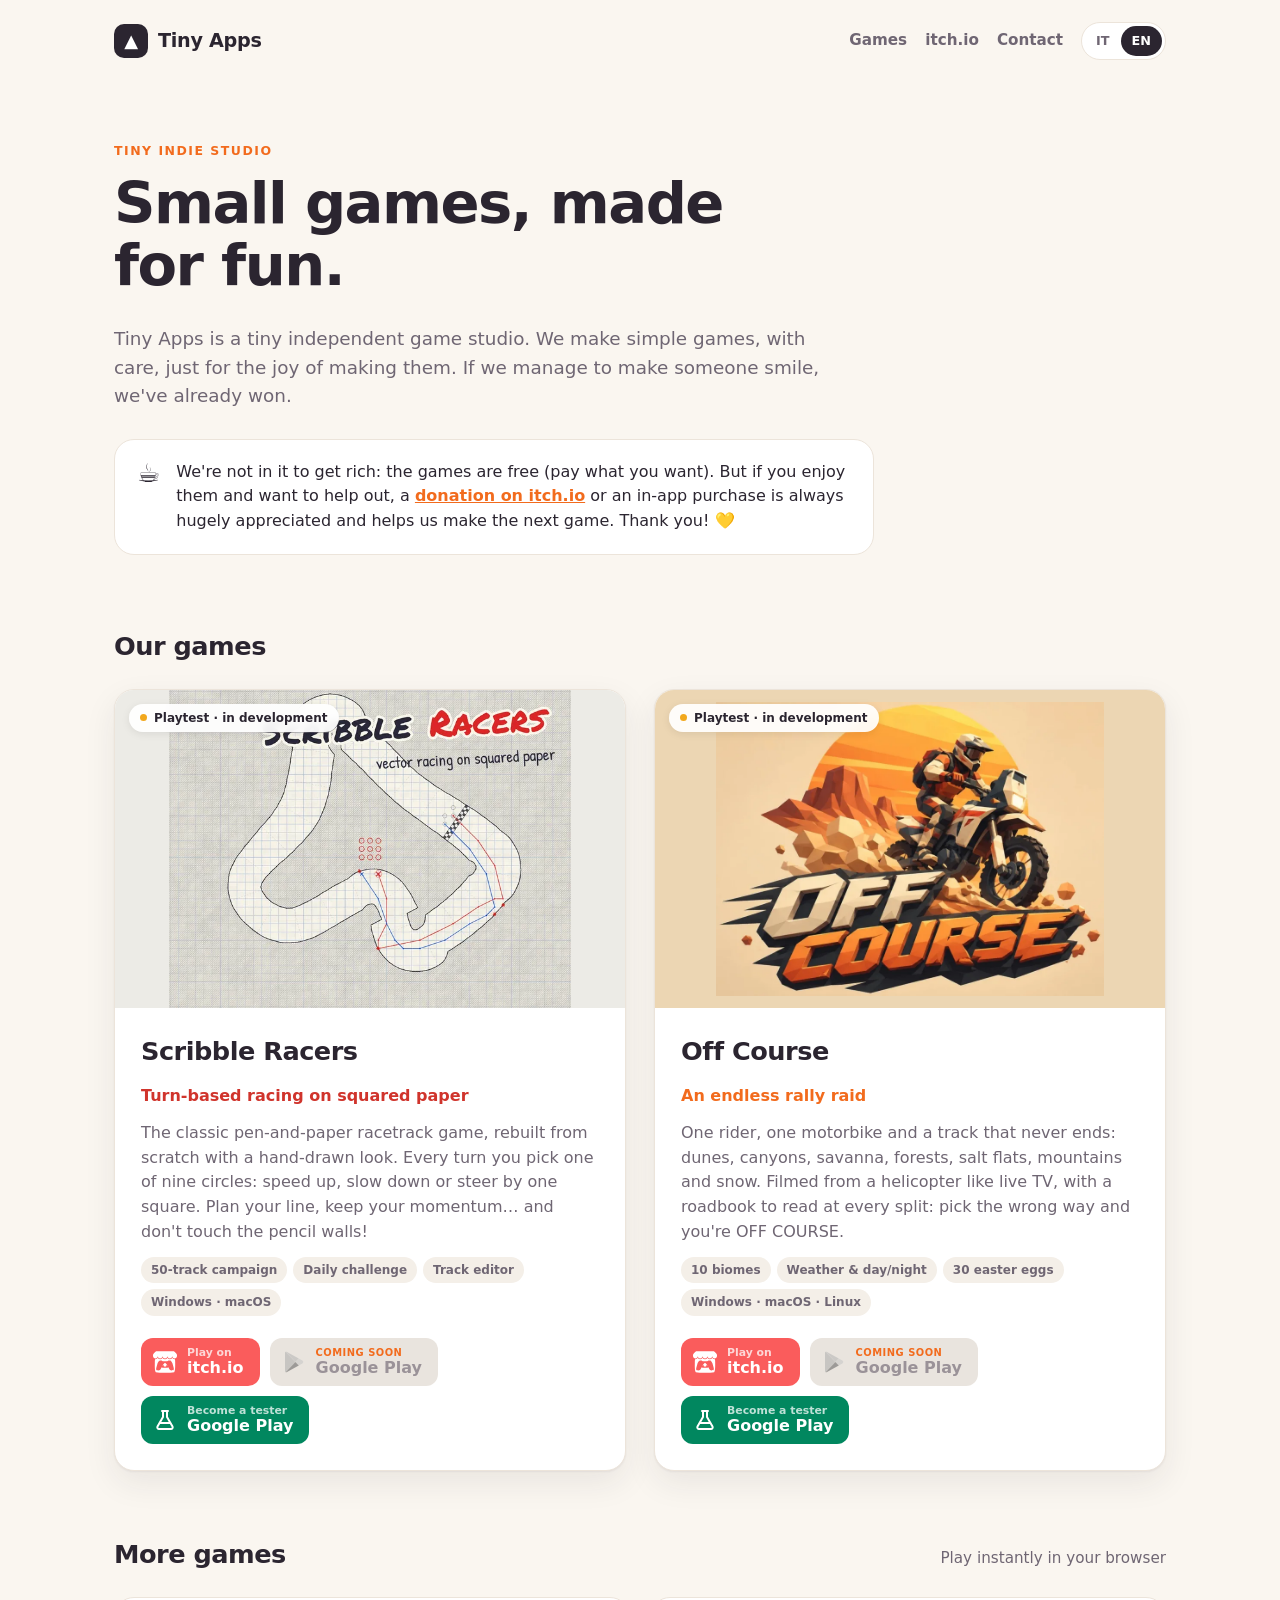
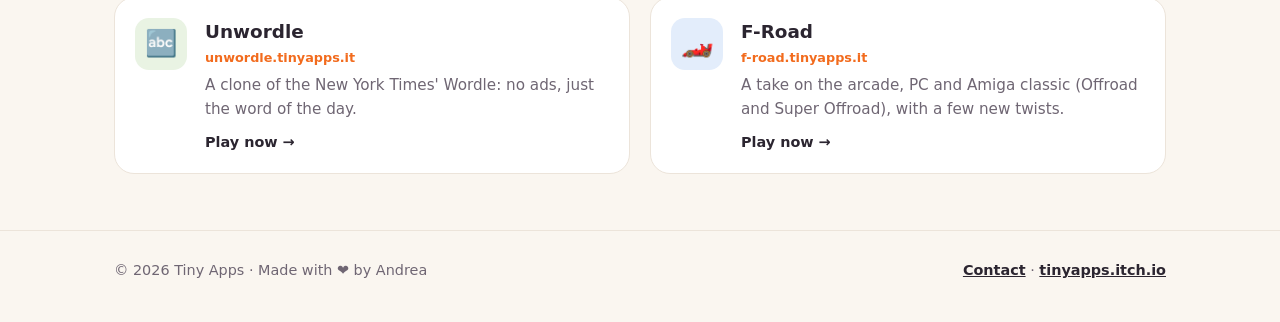
<file: index.html>
<!DOCTYPE html>
<html lang="it">
<head>
<meta charset="utf-8">
<meta name="viewport" content="width=device-width, initial-scale=1">
<title>Tiny Apps · small indie game studio</title>
<meta name="description" content="Tiny Apps è un piccolo studio indie che crea giochi semplici, fatti per divertire. Scribble Racers, Off Course e altri.">
<meta property="og:title" content="Tiny Apps · small indie game studio">
<meta property="og:description" content="Small games, made for fun.">
<meta property="og:image" content="https://www.tinyapps.it/img/off-course-cover.webp">
<link rel="icon" href="data:image/svg+xml,<svg xmlns='http://www.w3.org/2000/svg' viewBox='0 0 100 100'><text y='.9em' font-size='90'>🎮</text></svg>">
<link rel="stylesheet" href="style.css">
</head>
<body>
<div class="wrap">
  <nav>
    <a class="brand" href="/"><span class="mark">▲</span><span class="name">Tiny Apps</span></a>
    <div class="nav-right">
      <a class="navlink" href="/#games" data-i18n="navGames"></a>
      <a class="navlink opt" href="https://tinyapps.itch.io" target="_blank" rel="noopener">itch.io</a>
      <a class="navlink" href="/contact.html" data-i18n="navContact"></a>
      <div class="lang" role="group" aria-label="Language">
        <button data-lang="it" class="active">IT</button>
        <button data-lang="en">EN</button>
      </div>
    </div>
  </nav>

  <header class="hero">
    <div>
      <span class="eyebrow" data-i18n="eyebrow"></span>
      <h1 data-i18n="title"></h1>
    </div>
    <p class="lead" data-i18n="lead"></p>
    <div class="support">
      <div class="ico">☕</div>
      <p data-i18n-html="support"></p>
    </div>
  </header>

  <section id="games">
    <div class="section-head">
      <h2 data-i18n="featured"></h2>
    </div>
    <div class="featured">
      <article class="game sr">
        <a class="media" href="https://tinyapps.itch.io/scribble-racers" target="_blank" rel="noopener" aria-label="Scribble Racers su itch.io">
          <span class="status dev" data-i18n="playtest"></span>
          <img class="cover" src="img/scribble-racers-cover.webp" alt="Scribble Racers" width="630" height="500">
          <img class="shot" src="img/scribble-racers-shot.webp" alt="" loading="lazy" width="1280" height="720">
        </a>
        <div class="body">
          <h3>Scribble Racers</h3>
          <p class="tagline" data-i18n="srTag"></p>
          <p class="desc" data-i18n="srDesc"></p>
          <div class="chips">
            <span class="chip" data-i18n="srC1"></span>
            <span class="chip" data-i18n="srC2"></span>
            <span class="chip" data-i18n="srC3"></span>
            <span class="chip">Windows · macOS</span>
          </div>
          <div class="stores">
            <a class="store itch" href="https://tinyapps.itch.io/scribble-racers" target="_blank" rel="noopener">
              <svg viewBox="0 0 24 24" fill="currentColor" aria-hidden="true"><path id="itch-path" d="M3.13 1.338C2.08 1.96.02 4.328 0 4.95v1.03c0 1.303 1.22 2.45 2.325 2.45 1.33 0 2.436-1.102 2.436-2.41 0 1.308 1.07 2.41 2.4 2.41 1.328 0 2.362-1.102 2.362-2.41 0 1.308 1.137 2.41 2.466 2.41h.024c1.33 0 2.466-1.102 2.466-2.41 0 1.308 1.034 2.41 2.363 2.41 1.33 0 2.4-1.102 2.4-2.41 0 1.308 1.106 2.41 2.435 2.41C22.78 8.43 24 7.282 24 5.98V4.95c-.02-.62-2.082-2.99-3.13-3.612-3.253-.114-5.508-.134-8.87-.133-3.362 0-7.945.053-8.87.133zm6.376 6.477a2.74 2.74 0 0 1-.468.602c-.5.49-1.19.795-1.947.795a2.786 2.786 0 0 1-1.95-.795c-.182-.178-.32-.37-.446-.59-.127.222-.303.412-.486.59a2.788 2.788 0 0 1-1.95.795c-.092 0-.187-.025-.264-.052-.107 1.113-.152 2.176-.168 2.95v.005l-.006 1.167c.02 2.334-.23 7.564 1.03 8.85 1.952.454 5.545.662 9.15.663 3.605 0 7.198-.21 9.15-.664 1.26-1.284 1.010-6.514 1.030-8.848l-.006-1.167v-.004c-.016-.775-.06-1.838-.168-2.95-.077.026-.172.052-.263.052a2.788 2.788 0 0 1-1.95-.795c-.184-.178-.36-.368-.486-.59-.127.22-.265.412-.447.59a2.786 2.786 0 0 1-1.95.794c-.76 0-1.446-.303-1.948-.793a2.74 2.74 0 0 1-.468-.602 2.738 2.738 0 0 1-.463.602 2.787 2.787 0 0 1-1.95.794h-.16a2.787 2.787 0 0 1-1.95-.793 2.738 2.738 0 0 1-.464-.602zm-2.004 2.59v.002c.795.002 1.5 0 2.373.953.687-.072 1.406-.108 2.125-.107.72 0 1.438.035 2.126.107.873-.953 1.578-.95 2.372-.953.375 0 1.876 0 2.92 2.934l1.123 4.028c.832 2.997-.266 3.07-1.636 3.073-2.03-.076-3.156-1.55-3.156-3.023-1.124.184-2.436.276-3.75.276-1.312 0-2.624-.092-3.748-.276 0 1.472-1.125 2.947-3.156 3.023-1.37-.003-2.468-.076-1.636-3.073l1.122-4.027c1.045-2.934 2.546-2.934 2.92-2.934zM12 12.714c-.002.002-2.14 1.964-2.523 2.662l1.400-.056v1.220c0 .056.560.033 1.123.007.562.026 1.123.05 1.123-.008v-1.220l1.400.057C14.140 14.677 12 12.713 12 12.713z"/></svg>
              <span class="lbl"><small data-i18n="playOn"></small><b>itch.io</b></span>
            </a>
            <span class="store disabled" aria-disabled="true">
              <svg viewBox="0 0 24 24" aria-hidden="true"><path fill="#00d7fe" d="M3.6 1.8 13.4 12 3.6 22.2c-.4-.2-.6-.7-.6-1.2V3c0-.5.2-1 .6-1.2z"/><path fill="#00f076" d="M16.8 8.6 13.4 12 3.6 1.8c.2-.1.5-.1.8 0 .2 0 .4.1.6.2l11.8 6.6z"/><path fill="#ffc900" d="m20.4 10.6-3.6-2-3.4 3.4 3.4 3.4 3.6-2c.6-.3.9-.9.9-1.4s-.3-1.1-.9-1.4z"/><path fill="#f63448" d="M16.8 15.4 5 22c-.4.2-.9.3-1.4.2L13.4 12l3.4 3.4z"/></svg>
              <span class="lbl"><small class="soon">Coming soon</small><b>Google Play</b></span>
            </span>
            <a class="store tester" href="https://play.google.com/apps/testing/it.tinyapps.scribbleracers"
               data-android="https://play.google.com/store/apps/details?id=it.tinyapps.scribbleracers"
               data-pc="https://play.google.com/apps/testing/it.tinyapps.scribbleracers" target="_blank" rel="noopener">
              <svg viewBox="0 0 24 24" fill="none" stroke="currentColor" stroke-width="2" stroke-linecap="round" stroke-linejoin="round" aria-hidden="true"><path d="M9 3h6M10 3v6L4.5 18.5A1.7 1.7 0 0 0 6 21h12a1.7 1.7 0 0 0 1.5-2.5L14 9V3"/><path d="M7 15h10"/></svg>
              <span class="lbl"><small data-i18n="tester"></small><b>Google Play</b></span>
            </a>
          </div>
        </div>
      </article>

      <article class="game oc">
        <a class="media" href="https://tinyapps.itch.io/off-course" target="_blank" rel="noopener" aria-label="Off Course su itch.io">
          <span class="status dev" data-i18n="playtest"></span>
          <img class="cover" src="img/off-course-cover.webp" alt="Off Course" width="900" height="683">
          <img class="shot" src="img/off-course-shot.webp" alt="" loading="lazy" width="1280" height="720">
        </a>
        <div class="body">
          <h3>Off Course</h3>
          <p class="tagline" data-i18n="ocTag"></p>
          <p class="desc" data-i18n="ocDesc"></p>
          <div class="chips">
            <span class="chip" data-i18n="ocC1"></span>
            <span class="chip" data-i18n="ocC2"></span>
            <span class="chip" data-i18n="ocC3"></span>
            <span class="chip">Windows · macOS · Linux</span>
          </div>
          <div class="stores">
            <a class="store itch" href="https://tinyapps.itch.io/off-course" target="_blank" rel="noopener">
              <svg viewBox="0 0 24 24" fill="currentColor" aria-hidden="true"><use href="#itch-path"/></svg>
              <span class="lbl"><small data-i18n="playOn"></small><b>itch.io</b></span>
            </a>
            <span class="store disabled" aria-disabled="true">
              <svg viewBox="0 0 24 24" aria-hidden="true"><path fill="#00d7fe" d="M3.6 1.8 13.4 12 3.6 22.2c-.4-.2-.6-.7-.6-1.2V3c0-.5.2-1 .6-1.2z"/><path fill="#00f076" d="M16.8 8.6 13.4 12 3.6 1.8c.2-.1.5-.1.8 0 .2 0 .4.1.6.2l11.8 6.6z"/><path fill="#ffc900" d="m20.4 10.6-3.6-2-3.4 3.4 3.4 3.4 3.6-2c.6-.3.9-.9.9-1.4s-.3-1.1-.9-1.4z"/><path fill="#f63448" d="M16.8 15.4 5 22c-.4.2-.9.3-1.4.2L13.4 12l3.4 3.4z"/></svg>
              <span class="lbl"><small class="soon">Coming soon</small><b>Google Play</b></span>
            </span>
            <a class="store tester" href="https://play.google.com/apps/testing/it.tinyapps.offcourse"
               data-android="https://play.google.com/store/apps/details?id=it.tinyapps.offcourse"
               data-pc="https://play.google.com/apps/testing/it.tinyapps.offcourse" target="_blank" rel="noopener">
              <svg viewBox="0 0 24 24" fill="none" stroke="currentColor" stroke-width="2" stroke-linecap="round" stroke-linejoin="round" aria-hidden="true"><path d="M9 3h6M10 3v6L4.5 18.5A1.7 1.7 0 0 0 6 21h12a1.7 1.7 0 0 0 1.5-2.5L14 9V3"/><path d="M7 15h10"/></svg>
              <span class="lbl"><small data-i18n="tester"></small><b>Google Play</b></span>
            </a>
          </div>
        </div>
      </article>
    </div>
  </section>

  <section>
    <div class="section-head">
      <h2 data-i18n="moreGames"></h2>
      <span data-i18n="moreSub"></span>
    </div>
    <div class="others">
      <a class="mini" href="https://unwordle.tinyapps.it">
        <div class="icon">🔤</div>
        <div>
          <h3>Unwordle</h3>
          <div class="host">unwordle.tinyapps.it</div>
          <p data-i18n="unwordle"></p>
          <div class="go" data-i18n="playBrowser"></div>
        </div>
      </a>
      <a class="mini" href="https://f-road.tinyapps.it">
        <div class="icon">🏎️</div>
        <div>
          <h3>F-Road</h3>
          <div class="host">f-road.tinyapps.it</div>
          <p data-i18n="froad"></p>
          <div class="go" data-i18n="playBrowser"></div>
        </div>
      </a>
    </div>
  </section>
</div>

<footer>
  <div class="wrap">
    <span>© <span id="year"></span> Tiny Apps · <span data-i18n="footer"></span></span>
    <span><a href="/contact.html" data-i18n="navContact"></a> · <a href="https://tinyapps.itch.io" target="_blank" rel="noopener">tinyapps.itch.io</a></span>
  </div>
</footer>

<script>
  window.T = {
    it: {
      navGames: "Giochi",
      navContact: "Contatti",
      eyebrow: "Piccolo studio indie",
      title: "Giochi piccoli, fatti per divertirsi.",
      lead: "Tiny Apps è un minuscolo game studio indipendente. Creiamo giochi semplici, con cura, per il puro piacere di farli. Se riusciamo a strappare un sorriso a qualcuno, abbiamo già vinto.",
      support: "Non lo facciamo per arricchirci: i giochi sono gratuiti (paghi quanto vuoi). Ma se ti piacciono e vuoi darci una mano, una <a href=\"https://tinyapps.itch.io\" target=\"_blank\" rel=\"noopener\">donazione su itch.io</a> o un acquisto in-app sono sempre graditissimi e ci aiutano a fare il prossimo gioco. Grazie! 💛",
      featured: "I nostri giochi",
      released: "Disponibile",
      playtest: "Playtest · in sviluppo",
      srTag: "Gare a turni su carta a quadretti",
      srDesc: "Il classico gioco carta e penna delle corse, rifatto da zero con un look disegnato a mano. A ogni turno scegli uno dei nove cerchi: accelera, frena o sterza di un quadretto. Pianifica la traiettoria, tieni il ritmo… e non toccare i muri a matita!",
      srC1: "Campagna da 50 piste",
      srC2: "Sfida giornaliera",
      srC3: "Editor di piste",
      ocTag: "Un rally raid infinito",
      ocDesc: "Un pilota, una moto e una pista che non finisce mai: dune, canyon, savana, foreste, saline, montagne e neve. Ripreso dall'elicottero come una diretta TV, con il roadbook da leggere a ogni bivio: sbaglia strada e sei OFF COURSE.",
      ocC1: "10 biomi",
      ocC2: "Meteo e giorno/notte",
      ocC3: "30 easter egg",
      playOn: "Gioca su",
      tester: "Diventa tester",
      moreGames: "Altri giochi",
      moreSub: "Giocabili subito nel browser",
      unwordle: "Un clone di Wordle del New York Times: nessuna pubblicità, solo la parola del giorno.",
      froad: "Una reinterpretazione del classico da sala giochi, PC e Amiga (Offroad e Super Offroad), con qualche novità.",
      playBrowser: "Gioca ora →",
      footer: "Fatto con ❤️ da Andrea"
    },
    en: {
      navGames: "Games",
      navContact: "Contact",
      eyebrow: "Tiny indie studio",
      title: "Small games, made for fun.",
      lead: "Tiny Apps is a tiny independent game studio. We make simple games, with care, just for the joy of making them. If we manage to make someone smile, we've already won.",
      support: "We're not in it to get rich: the games are free (pay what you want). But if you enjoy them and want to help out, a <a href=\"https://tinyapps.itch.io\" target=\"_blank\" rel=\"noopener\">donation on itch.io</a> or an in-app purchase is always hugely appreciated and helps us make the next game. Thank you! 💛",
      featured: "Our games",
      released: "Out now",
      playtest: "Playtest · in development",
      srTag: "Turn-based racing on squared paper",
      srDesc: "The classic pen-and-paper racetrack game, rebuilt from scratch with a hand-drawn look. Every turn you pick one of nine circles: speed up, slow down or steer by one square. Plan your line, keep your momentum… and don't touch the pencil walls!",
      srC1: "50-track campaign",
      srC2: "Daily challenge",
      srC3: "Track editor",
      ocTag: "An endless rally raid",
      ocDesc: "One rider, one motorbike and a track that never ends: dunes, canyons, savanna, forests, salt flats, mountains and snow. Filmed from a helicopter like live TV, with a roadbook to read at every split: pick the wrong way and you're OFF COURSE.",
      ocC1: "10 biomes",
      ocC2: "Weather & day/night",
      ocC3: "30 easter eggs",
      playOn: "Play on",
      tester: "Become a tester",
      moreGames: "More games",
      moreSub: "Play instantly in your browser",
      unwordle: "A clone of the New York Times' Wordle: no ads, just the word of the day.",
      froad: "A take on the arcade, PC and Amiga classic (Offroad and Super Offroad), with a few new twists.",
      playBrowser: "Play now →",
      footer: "Made with ❤️ by Andrea"
    }
  };
</script>
<script src="site.js"></script>
</body>
</html>
</file>
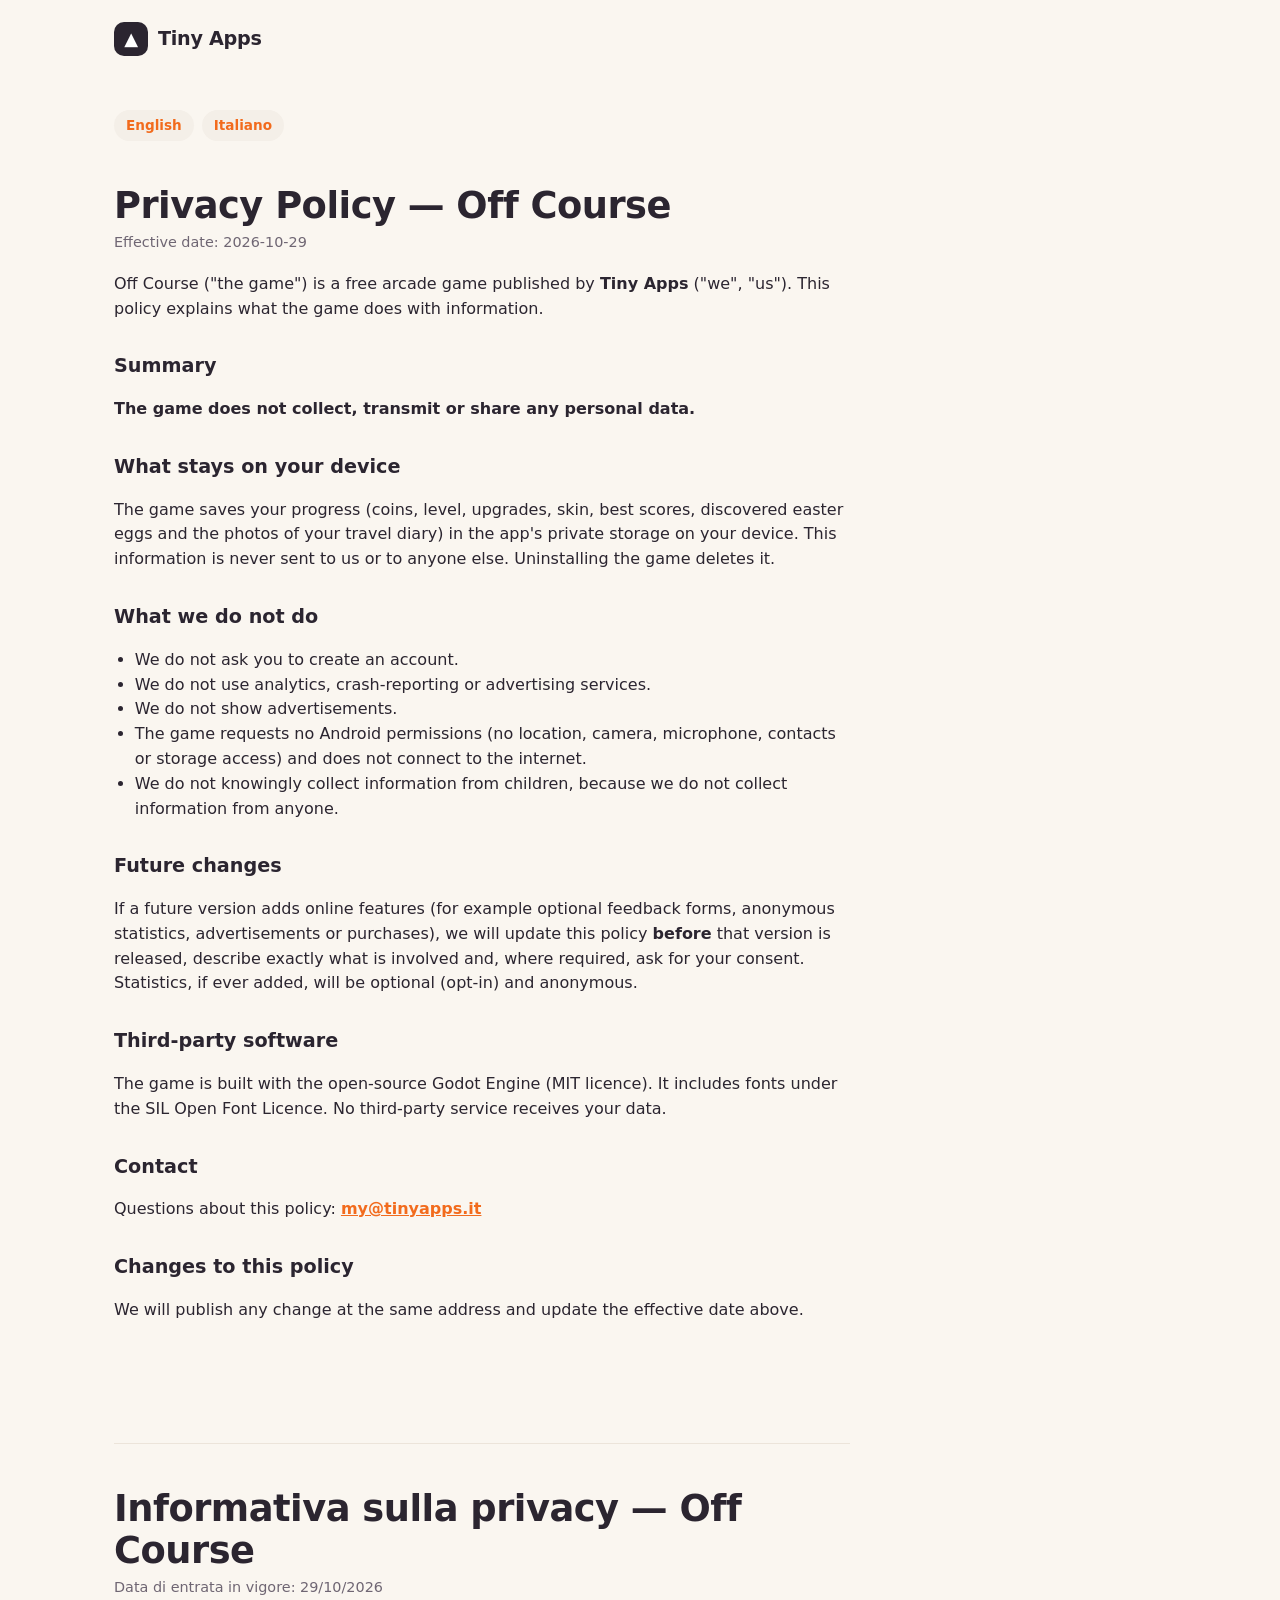
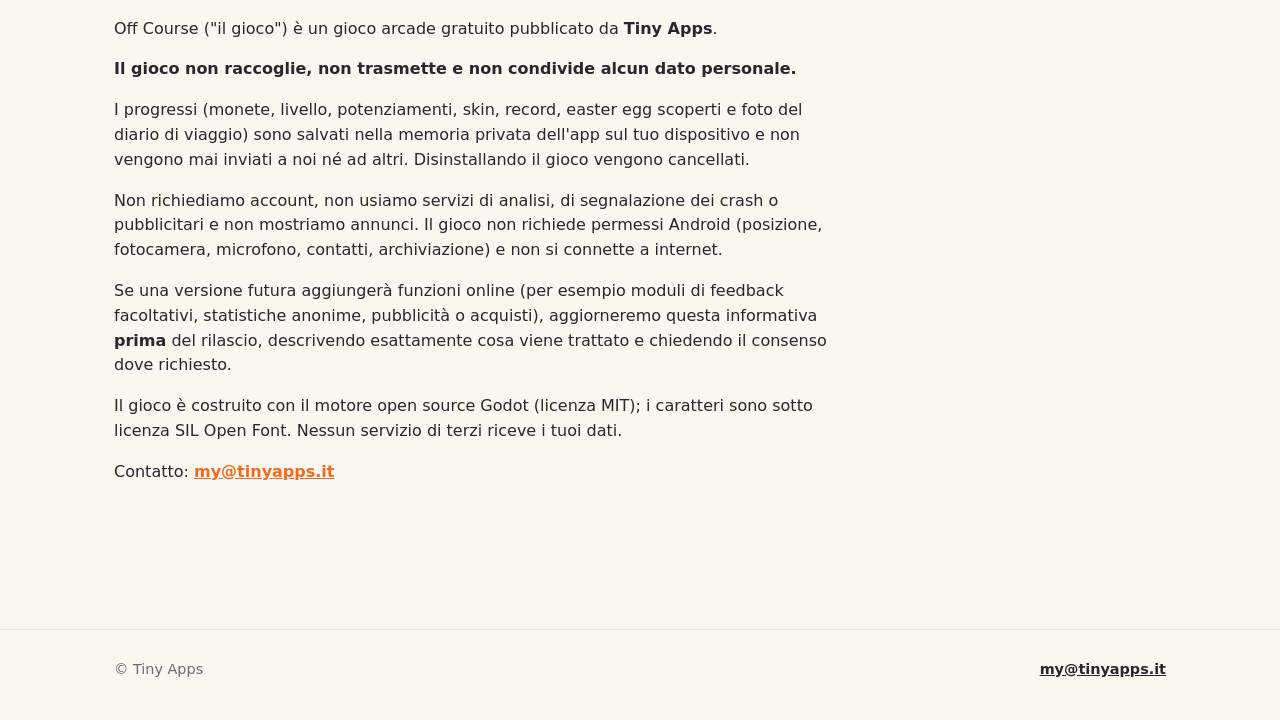
<file: offcourse/privacy/index.html>
<!DOCTYPE html>
<html lang="en">
<head>
<meta charset="utf-8">
<meta name="viewport" content="width=device-width, initial-scale=1">
<title>Off Course – Privacy Policy · Tiny Apps</title>
<meta name="description" content="Privacy policy of Off Course, a game by Tiny Apps.">
<link rel="icon" href="data:image/svg+xml,<svg xmlns='http://www.w3.org/2000/svg' viewBox='0 0 100 100'><text y='.9em' font-size='90'>🎮</text></svg>">
<link rel="stylesheet" href="/style.css">
</head>
<body>
<div class="wrap">
  <nav>
    <a class="brand" href="/"><span class="mark">▲</span><span class="name">Tiny Apps</span></a>
  </nav>

  <main class="legal">
    <div class="langnav"><a href="#en">English</a><a href="#it">Italiano</a></div>

    <section id="en" lang="en">
      <h1>Privacy Policy — Off Course</h1>
      <p class="date">Effective date: 2026-10-29</p>
      <p>Off Course ("the game") is a free arcade game published by <strong>Tiny Apps</strong> ("we", "us"). This policy explains what the game does with information.</p>

      <h2>Summary</h2>
      <p><strong>The game does not collect, transmit or share any personal data.</strong></p>

      <h2>What stays on your device</h2>
      <p>The game saves your progress (coins, level, upgrades, skin, best scores, discovered easter eggs and the photos of your travel diary) in the app's private storage on your device. This information is never sent to us or to anyone else. Uninstalling the game deletes it.</p>

      <h2>What we do not do</h2>
      <ul>
        <li>We do not ask you to create an account.</li>
        <li>We do not use analytics, crash-reporting or advertising services.</li>
        <li>We do not show advertisements.</li>
        <li>The game requests no Android permissions (no location, camera, microphone, contacts or storage access) and does not connect to the internet.</li>
        <li>We do not knowingly collect information from children, because we do not collect information from anyone.</li>
      </ul>

      <h2>Future changes</h2>
      <p>If a future version adds online features (for example optional feedback forms, anonymous statistics, advertisements or purchases), we will update this policy <strong>before</strong> that version is released, describe exactly what is involved and, where required, ask for your consent. Statistics, if ever added, will be optional (opt-in) and anonymous.</p>

      <h2>Third-party software</h2>
      <p>The game is built with the open-source Godot Engine (MIT licence). It includes fonts under the SIL Open Font Licence. No third-party service receives your data.</p>

      <h2>Contact</h2>
      <p>Questions about this policy: <a href="mailto:my@tinyapps.it">my@tinyapps.it</a></p>

      <h2>Changes to this policy</h2>
      <p>We will publish any change at the same address and update the effective date above.</p>
    </section>

    <hr>

    <section id="it" lang="it">
      <h1>Informativa sulla privacy — Off Course</h1>
      <p class="date">Data di entrata in vigore: 29/10/2026</p>
      <p>Off Course ("il gioco") è un gioco arcade gratuito pubblicato da <strong>Tiny Apps</strong>.</p>
      <p><strong>Il gioco non raccoglie, non trasmette e non condivide alcun dato personale.</strong></p>
      <p>I progressi (monete, livello, potenziamenti, skin, record, easter egg scoperti e foto del diario di viaggio) sono salvati nella memoria privata dell'app sul tuo dispositivo e non vengono mai inviati a noi né ad altri. Disinstallando il gioco vengono cancellati.</p>
      <p>Non richiediamo account, non usiamo servizi di analisi, di segnalazione dei crash o pubblicitari e non mostriamo annunci. Il gioco non richiede permessi Android (posizione, fotocamera, microfono, contatti, archiviazione) e non si connette a internet.</p>
      <p>Se una versione futura aggiungerà funzioni online (per esempio moduli di feedback facoltativi, statistiche anonime, pubblicità o acquisti), aggiorneremo questa informativa <strong>prima</strong> del rilascio, descrivendo esattamente cosa viene trattato e chiedendo il consenso dove richiesto.</p>
      <p>Il gioco è costruito con il motore open source Godot (licenza MIT); i caratteri sono sotto licenza SIL Open Font. Nessun servizio di terzi riceve i tuoi dati.</p>
      <p>Contatto: <a href="mailto:my@tinyapps.it">my@tinyapps.it</a></p>
    </section>
  </main>
</div>

<footer>
  <div class="wrap">
    <span>© Tiny Apps</span>
    <a href="mailto:my@tinyapps.it">my@tinyapps.it</a>
  </div>
</footer>
</body>
</html>
</file>
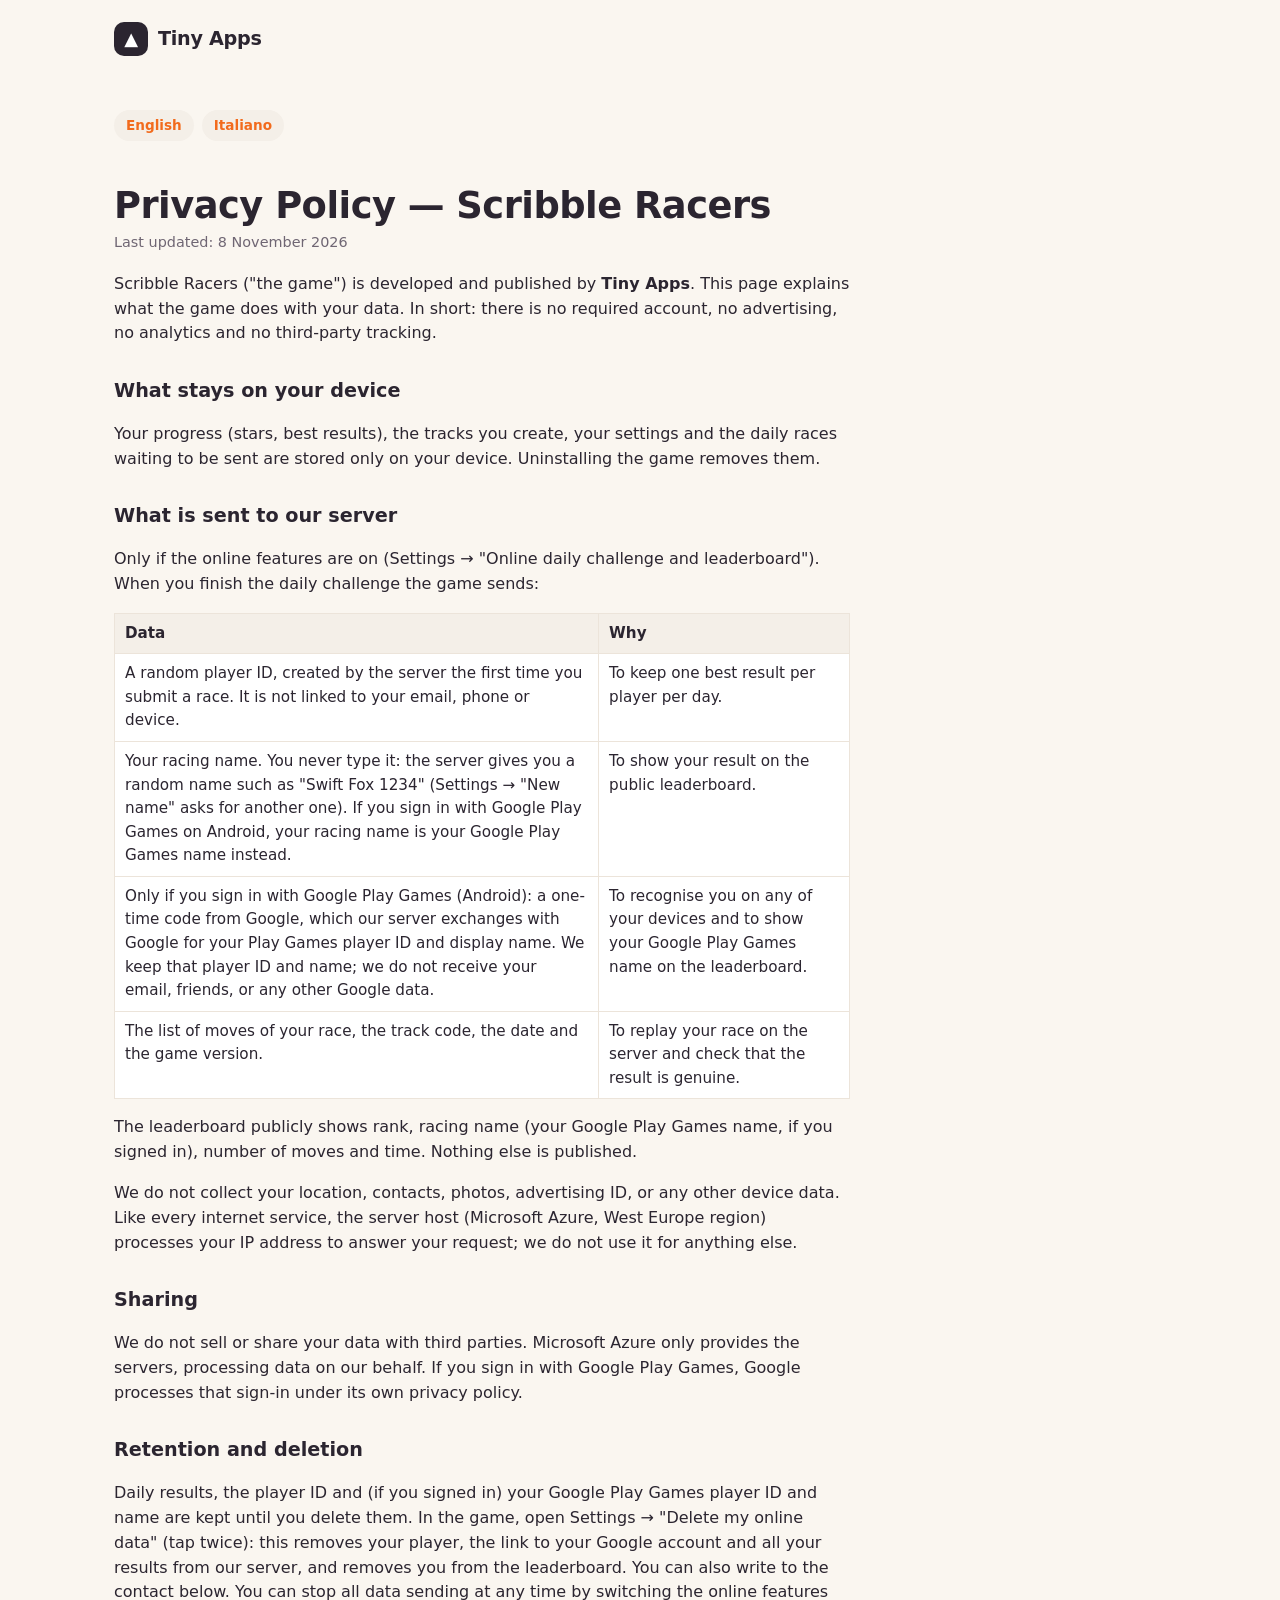
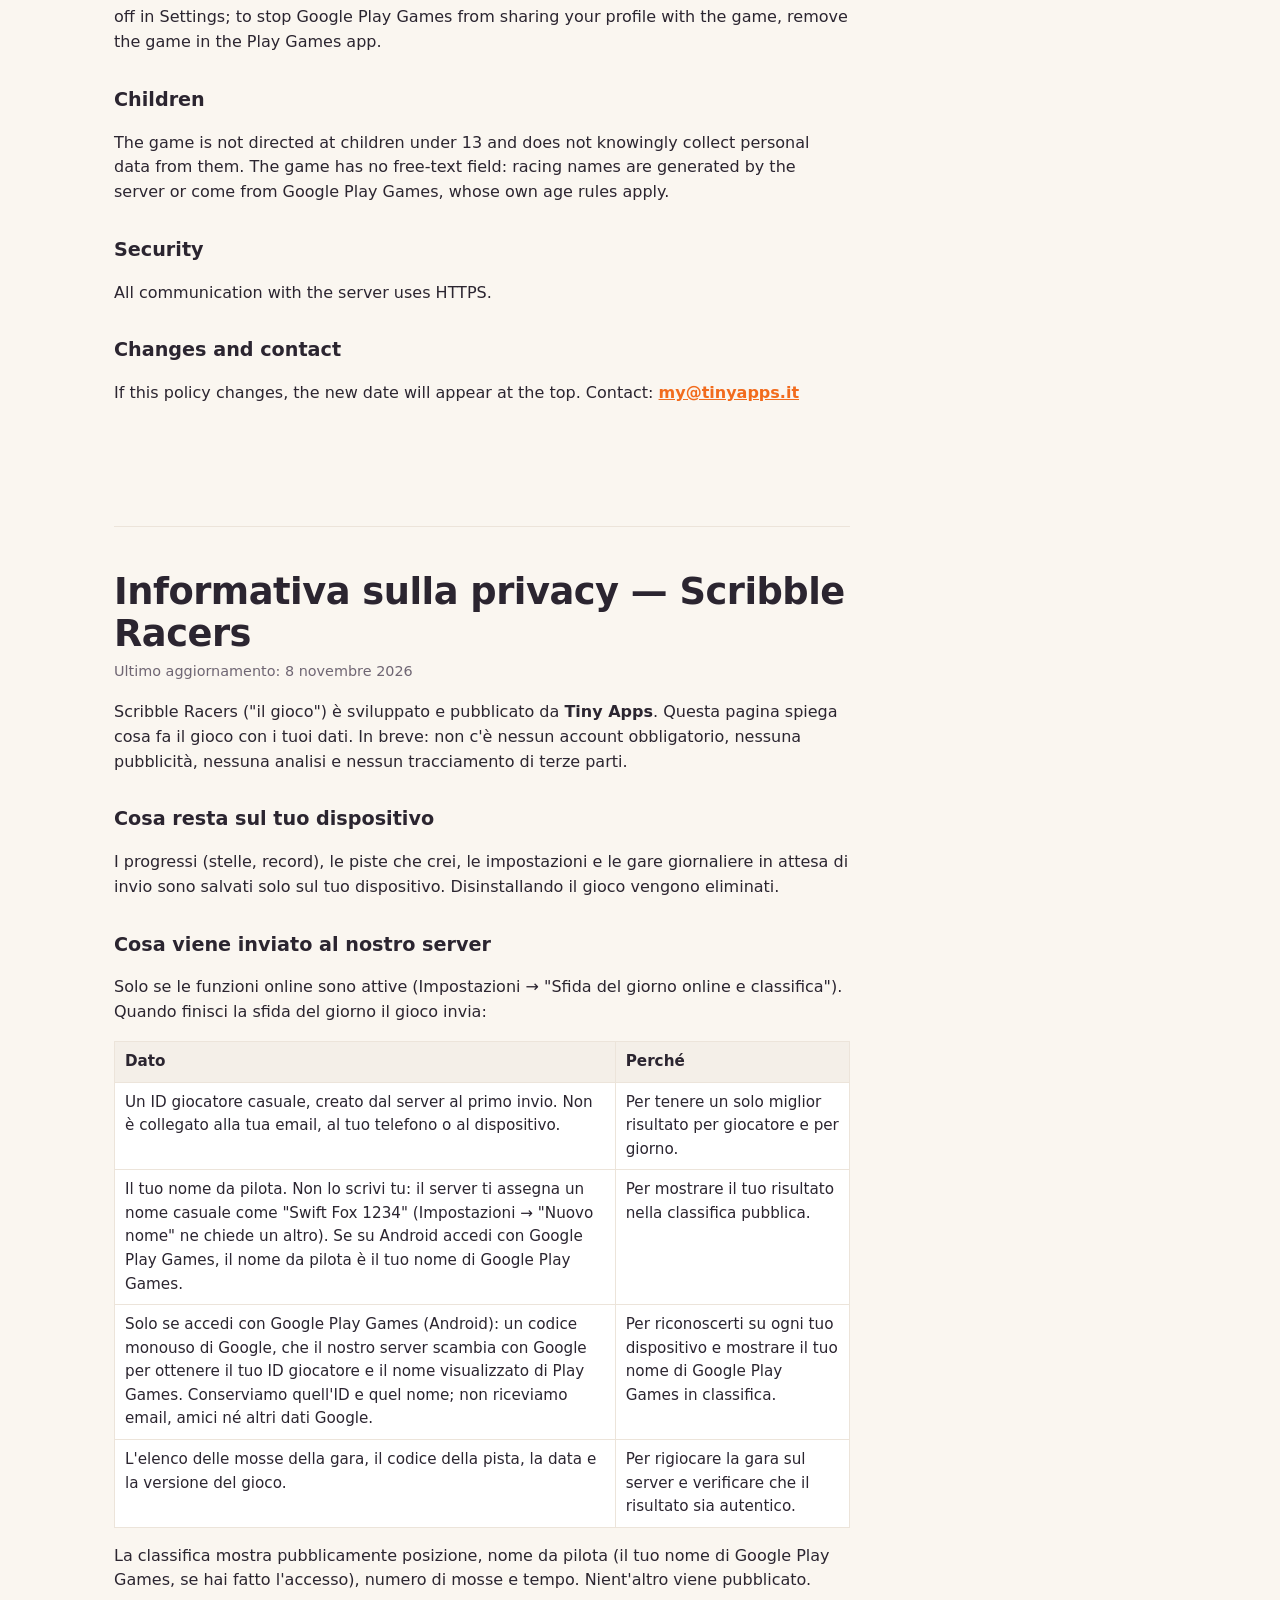
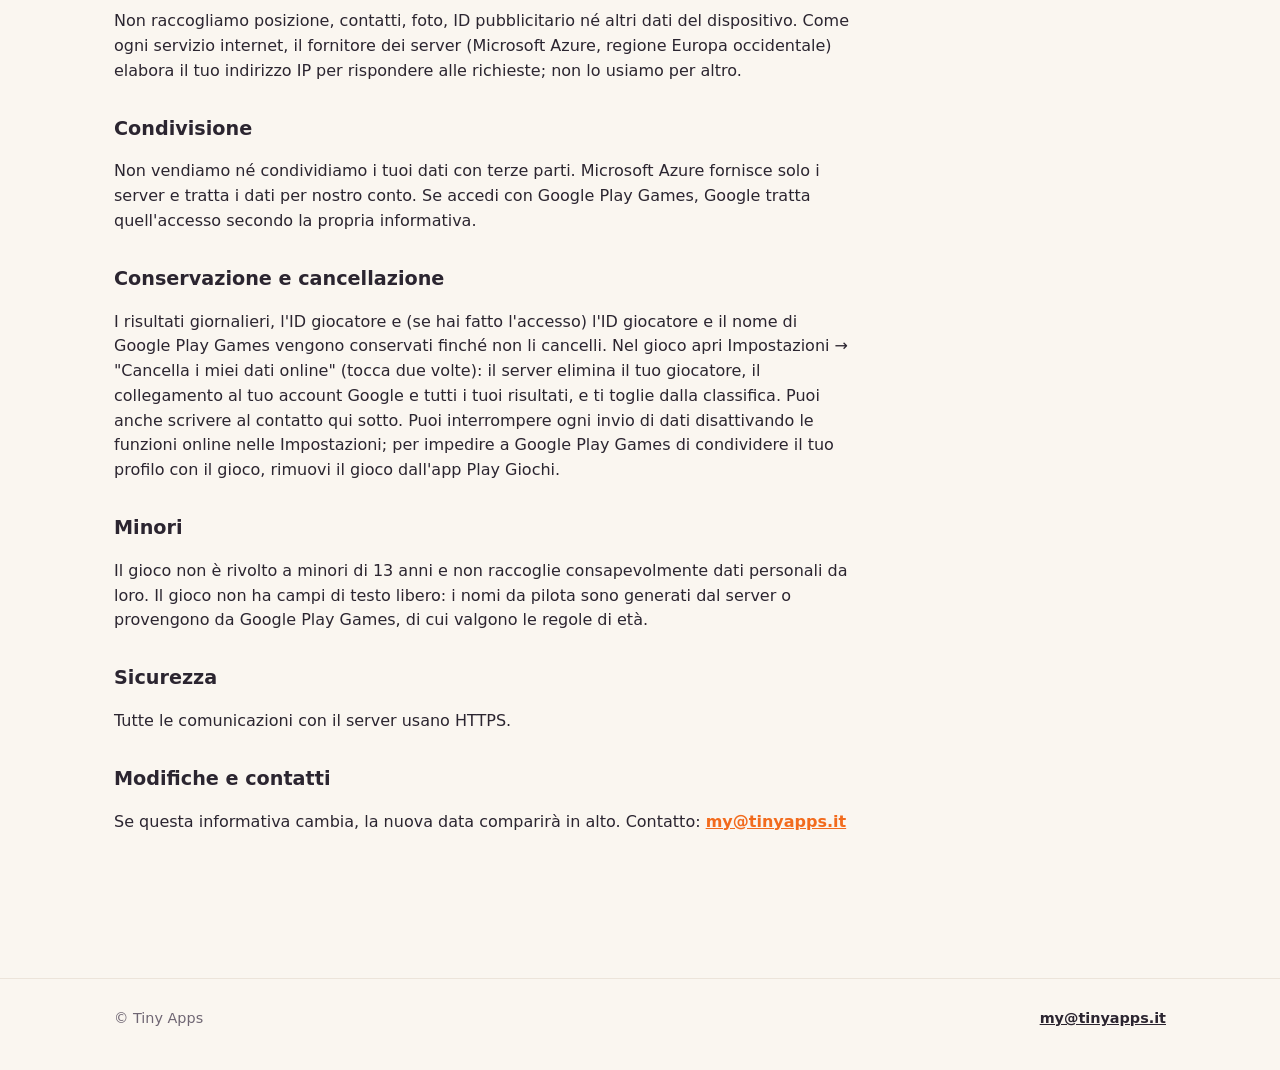
<file: scribble-racers/privacy/index.html>
<!DOCTYPE html>
<html lang="en">
<head>
<meta charset="utf-8">
<meta name="viewport" content="width=device-width, initial-scale=1">
<title>Scribble Racers – Privacy Policy · Tiny Apps</title>
<meta name="description" content="Privacy policy of Scribble Racers, a game by Tiny Apps.">
<link rel="icon" href="data:image/svg+xml,<svg xmlns='http://www.w3.org/2000/svg' viewBox='0 0 100 100'><text y='.9em' font-size='90'>🎮</text></svg>">
<link rel="stylesheet" href="/style.css">
</head>
<body>
<div class="wrap">
  <nav>
    <a class="brand" href="/"><span class="mark">▲</span><span class="name">Tiny Apps</span></a>
  </nav>

  <main class="legal">
    <div class="langnav"><a href="#en">English</a><a href="#it">Italiano</a></div>

    <section id="en" lang="en">
      <h1>Privacy Policy — Scribble Racers</h1>
      <p class="date">Last updated: 8 November 2026</p>
      <p>Scribble Racers ("the game") is developed and published by <strong>Tiny Apps</strong>. This page explains what the game does with your data. In short: there is no required account, no advertising, no analytics and no third-party tracking.</p>

      <h2>What stays on your device</h2>
      <p>Your progress (stars, best results), the tracks you create, your settings and the daily races waiting to be sent are stored only on your device. Uninstalling the game removes them.</p>

      <h2>What is sent to our server</h2>
      <p>Only if the online features are on (Settings &rarr; "Online daily challenge and leaderboard"). When you finish the daily challenge the game sends:</p>
      <table>
        <tr><th>Data</th><th>Why</th></tr>
        <tr><td>A random player ID, created by the server the first time you submit a race. It is not linked to your email, phone or device.</td><td>To keep one best result per player per day.</td></tr>
        <tr><td>Your racing name. You never type it: the server gives you a random name such as "Swift Fox 1234" (Settings &rarr; "New name" asks for another one). If you sign in with Google Play Games on Android, your racing name is your Google Play Games name instead.</td><td>To show your result on the public leaderboard.</td></tr>
        <tr><td>Only if you sign in with Google Play Games (Android): a one-time code from Google, which our server exchanges with Google for your Play Games player ID and display name. We keep that player ID and name; we do not receive your email, friends, or any other Google data.</td><td>To recognise you on any of your devices and to show your Google Play Games name on the leaderboard.</td></tr>
        <tr><td>The list of moves of your race, the track code, the date and the game version.</td><td>To replay your race on the server and check that the result is genuine.</td></tr>
      </table>
      <p>The leaderboard publicly shows rank, racing name (your Google Play Games name, if you signed in), number of moves and time. Nothing else is published.</p>
      <p>We do not collect your location, contacts, photos, advertising ID, or any other device data. Like every internet service, the server host (Microsoft Azure, West Europe region) processes your IP address to answer your request; we do not use it for anything else.</p>

      <h2>Sharing</h2>
      <p>We do not sell or share your data with third parties. Microsoft Azure only provides the servers, processing data on our behalf. If you sign in with Google Play Games, Google processes that sign-in under its own privacy policy.</p>

      <h2>Retention and deletion</h2>
      <p>Daily results, the player ID and (if you signed in) your Google Play Games player ID and name are kept until you delete them. In the game, open Settings &rarr; "Delete my online data" (tap twice): this removes your player, the link to your Google account and all your results from our server, and removes you from the leaderboard. You can also write to the contact below. You can stop all data sending at any time by switching the online features off in Settings; to stop Google Play Games from sharing your profile with the game, remove the game in the Play Games app.</p>

      <h2>Children</h2>
      <p>The game is not directed at children under 13 and does not knowingly collect personal data from them. The game has no free-text field: racing names are generated by the server or come from Google Play Games, whose own age rules apply.</p>

      <h2>Security</h2>
      <p>All communication with the server uses HTTPS.</p>

      <h2>Changes and contact</h2>
      <p>If this policy changes, the new date will appear at the top. Contact: <a href="mailto:my@tinyapps.it">my@tinyapps.it</a></p>
    </section>

    <hr>

    <section id="it" lang="it">
      <h1>Informativa sulla privacy — Scribble Racers</h1>
      <p class="date">Ultimo aggiornamento: 8 novembre 2026</p>
      <p>Scribble Racers ("il gioco") è sviluppato e pubblicato da <strong>Tiny Apps</strong>. Questa pagina spiega cosa fa il gioco con i tuoi dati. In breve: non c'è nessun account obbligatorio, nessuna pubblicità, nessuna analisi e nessun tracciamento di terze parti.</p>

      <h2>Cosa resta sul tuo dispositivo</h2>
      <p>I progressi (stelle, record), le piste che crei, le impostazioni e le gare giornaliere in attesa di invio sono salvati solo sul tuo dispositivo. Disinstallando il gioco vengono eliminati.</p>

      <h2>Cosa viene inviato al nostro server</h2>
      <p>Solo se le funzioni online sono attive (Impostazioni &rarr; "Sfida del giorno online e classifica"). Quando finisci la sfida del giorno il gioco invia:</p>
      <table>
        <tr><th>Dato</th><th>Perché</th></tr>
        <tr><td>Un ID giocatore casuale, creato dal server al primo invio. Non è collegato alla tua email, al tuo telefono o al dispositivo.</td><td>Per tenere un solo miglior risultato per giocatore e per giorno.</td></tr>
        <tr><td>Il tuo nome da pilota. Non lo scrivi tu: il server ti assegna un nome casuale come "Swift Fox 1234" (Impostazioni &rarr; "Nuovo nome" ne chiede un altro). Se su Android accedi con Google Play Games, il nome da pilota è il tuo nome di Google Play Games.</td><td>Per mostrare il tuo risultato nella classifica pubblica.</td></tr>
        <tr><td>Solo se accedi con Google Play Games (Android): un codice monouso di Google, che il nostro server scambia con Google per ottenere il tuo ID giocatore e il nome visualizzato di Play Games. Conserviamo quell'ID e quel nome; non riceviamo email, amici né altri dati Google.</td><td>Per riconoscerti su ogni tuo dispositivo e mostrare il tuo nome di Google Play Games in classifica.</td></tr>
        <tr><td>L'elenco delle mosse della gara, il codice della pista, la data e la versione del gioco.</td><td>Per rigiocare la gara sul server e verificare che il risultato sia autentico.</td></tr>
      </table>
      <p>La classifica mostra pubblicamente posizione, nome da pilota (il tuo nome di Google Play Games, se hai fatto l'accesso), numero di mosse e tempo. Nient'altro viene pubblicato.</p>
      <p>Non raccogliamo posizione, contatti, foto, ID pubblicitario né altri dati del dispositivo. Come ogni servizio internet, il fornitore dei server (Microsoft Azure, regione Europa occidentale) elabora il tuo indirizzo IP per rispondere alle richieste; non lo usiamo per altro.</p>

      <h2>Condivisione</h2>
      <p>Non vendiamo né condividiamo i tuoi dati con terze parti. Microsoft Azure fornisce solo i server e tratta i dati per nostro conto. Se accedi con Google Play Games, Google tratta quell'accesso secondo la propria informativa.</p>

      <h2>Conservazione e cancellazione</h2>
      <p>I risultati giornalieri, l'ID giocatore e (se hai fatto l'accesso) l'ID giocatore e il nome di Google Play Games vengono conservati finché non li cancelli. Nel gioco apri Impostazioni &rarr; "Cancella i miei dati online" (tocca due volte): il server elimina il tuo giocatore, il collegamento al tuo account Google e tutti i tuoi risultati, e ti toglie dalla classifica. Puoi anche scrivere al contatto qui sotto. Puoi interrompere ogni invio di dati disattivando le funzioni online nelle Impostazioni; per impedire a Google Play Games di condividere il tuo profilo con il gioco, rimuovi il gioco dall'app Play Giochi.</p>

      <h2>Minori</h2>
      <p>Il gioco non è rivolto a minori di 13 anni e non raccoglie consapevolmente dati personali da loro. Il gioco non ha campi di testo libero: i nomi da pilota sono generati dal server o provengono da Google Play Games, di cui valgono le regole di età.</p>

      <h2>Sicurezza</h2>
      <p>Tutte le comunicazioni con il server usano HTTPS.</p>

      <h2>Modifiche e contatti</h2>
      <p>Se questa informativa cambia, la nuova data comparirà in alto. Contatto: <a href="mailto:my@tinyapps.it">my@tinyapps.it</a></p>
    </section>
  </main>
</div>

<footer>
  <div class="wrap">
    <span>© Tiny Apps</span>
    <a href="mailto:my@tinyapps.it">my@tinyapps.it</a>
  </div>
</footer>
</body>
</html>
</file>
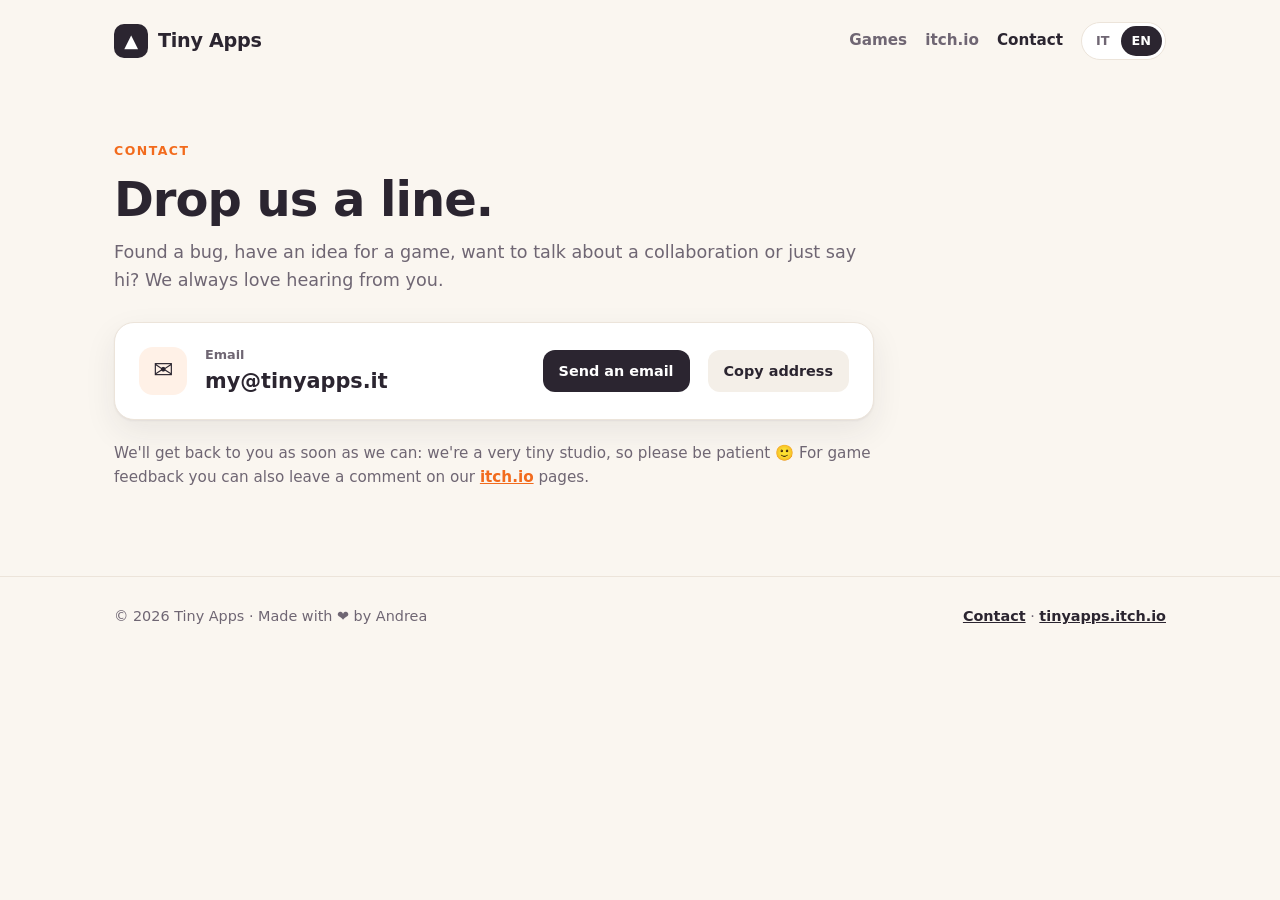
<file: contact.html>
<!DOCTYPE html>
<html lang="it">
<head>
<meta charset="utf-8">
<meta name="viewport" content="width=device-width, initial-scale=1">
<title>Contatti · Tiny Apps</title>
<meta name="description" content="Contatta Tiny Apps, piccolo studio indie di videogiochi: my@tinyapps.it">
<link rel="icon" href="data:image/svg+xml,<svg xmlns='http://www.w3.org/2000/svg' viewBox='0 0 100 100'><text y='.9em' font-size='90'>🎮</text></svg>">
<link rel="stylesheet" href="style.css">
</head>
<body>
<div class="wrap">
  <nav>
    <a class="brand" href="/"><span class="mark">▲</span><span class="name">Tiny Apps</span></a>
    <div class="nav-right">
      <a class="navlink" href="/#games" data-i18n="navGames"></a>
      <a class="navlink opt" href="https://tinyapps.itch.io" target="_blank" rel="noopener">itch.io</a>
      <a class="navlink" href="/contact.html" data-i18n="navContact" aria-current="page"></a>
      <div class="lang" role="group" aria-label="Language">
        <button data-lang="it" class="active">IT</button>
        <button data-lang="en">EN</button>
      </div>
    </div>
  </nav>

  <main class="contact">
    <span class="eyebrow" data-i18n="eyebrow"></span>
    <h1 data-i18n="title"></h1>
    <p class="lead" data-i18n="lead"></p>

    <div class="mailbox">
      <div class="ico">✉️</div>
      <div class="addr">
        <small>Email</small>
        <a href="mailto:my@tinyapps.it">my@tinyapps.it</a>
      </div>
      <a class="btn" href="mailto:my@tinyapps.it" data-i18n="write"></a>
      <button class="btn ghost" type="button" id="copy" data-i18n="copy"></button>
    </div>

    <p class="note" data-i18n-html="note"></p>
  </main>
</div>

<footer>
  <div class="wrap">
    <span>© <span id="year"></span> Tiny Apps · <span data-i18n="footer"></span></span>
    <span><a href="/contact.html" data-i18n="navContact"></a> · <a href="https://tinyapps.itch.io" target="_blank" rel="noopener">tinyapps.itch.io</a></span>
  </div>
</footer>

<script>
  window.T = {
    it: {
      navGames: "Giochi",
      navContact: "Contatti",
      eyebrow: "Contatti",
      title: "Scrivici due righe.",
      lead: "Hai trovato un bug, hai un'idea per un gioco, vuoi parlare di una collaborazione o semplicemente salutare? Ci fa sempre piacere ricevere un messaggio.",
      write: "Scrivi una mail",
      copy: "Copia indirizzo",
      copied: "Copiato ✓",
      note: "Rispondiamo appena possibile: siamo uno studio piccolissimo, abbi un po' di pazienza 🙂 Per i feedback sui giochi puoi anche lasciare un commento sulle pagine <a href=\"https://tinyapps.itch.io\" target=\"_blank\" rel=\"noopener\">itch.io</a>.",
      footer: "Fatto con ❤️ da Andrea"
    },
    en: {
      navGames: "Games",
      navContact: "Contact",
      eyebrow: "Contact",
      title: "Drop us a line.",
      lead: "Found a bug, have an idea for a game, want to talk about a collaboration or just say hi? We always love hearing from you.",
      write: "Send an email",
      copy: "Copy address",
      copied: "Copied ✓",
      note: "We'll get back to you as soon as we can: we're a very tiny studio, so please be patient 🙂 For game feedback you can also leave a comment on our <a href=\"https://tinyapps.itch.io\" target=\"_blank\" rel=\"noopener\">itch.io</a> pages.",
      footer: "Made with ❤️ by Andrea"
    }
  };
</script>
<script src="site.js"></script>
<script>
  const copyBtn = document.getElementById("copy");
  copyBtn.onclick = async () => {
    try {
      await navigator.clipboard.writeText("my@tinyapps.it");
      const l = document.documentElement.lang;
      copyBtn.textContent = T[l].copied;
      setTimeout(() => copyBtn.textContent = T[document.documentElement.lang].copy, 1800);
    } catch { location.href = "mailto:my@tinyapps.it"; }
  };
</script>
</body>
</html>
</file>
<file: style.css>
:root {
  --bg: #faf6f0;
  --card: #ffffff;
  --ink: #2b2530;
  --muted: #6f6673;
  --line: #ece4da;
  --accent: #f26b1d;
  --accent-soft: #fff1e7;
  --blue: #2f5fd0;
  --shadow: 0 1px 2px rgba(43, 37, 48, .06), 0 12px 32px rgba(43, 37, 48, .08);
  --radius: 20px;
}
* { box-sizing: border-box; }
html { scroll-behavior: smooth; }
body {
  margin: 0;
  font-family: "Inter", ui-sans-serif, system-ui, -apple-system, "Segoe UI", Roboto, sans-serif;
  color: var(--ink);
  background: var(--bg);
  line-height: 1.55;
  -webkit-font-smoothing: antialiased;
}
a { color: inherit; }
.wrap { max-width: 1100px; margin: 0 auto; padding: 0 24px; }

/* Nav */
nav { display: flex; align-items: center; justify-content: space-between; padding: 22px 0; }
.brand { display: flex; align-items: center; gap: 10px; font-weight: 800; font-size: 1.2rem; letter-spacing: -.3px; text-decoration: none; }
.brand .mark {
  width: 34px; height: 34px; border-radius: 10px; display: grid; place-items: center;
  background: var(--ink); color: #fff; font-size: 18px;
}
.nav-right { display: flex; align-items: center; gap: 18px; }
.nav-right a.navlink { text-decoration: none; color: var(--muted); font-weight: 600; font-size: .95rem; }
.nav-right a.navlink:hover, .nav-right a.navlink[aria-current] { color: var(--ink); }
.lang { display: inline-flex; border: 1px solid var(--line); background: #fff; border-radius: 999px; padding: 3px; }
.lang button {
  border: 0; background: transparent; font: inherit; font-weight: 700; font-size: .8rem;
  padding: 5px 11px; border-radius: 999px; cursor: pointer; color: var(--muted);
}
.lang button.active { background: var(--ink); color: #fff; }
@media (max-width: 560px) { .nav-right { gap: 12px; } .nav-right a.navlink.opt { display: none; } }
@media (max-width: 400px) { .brand .name { display: none; } }

/* Hero */
.hero { padding: 56px 0 64px; display: grid; gap: 28px; }
.eyebrow {
  display: inline-block; font-size: .78rem; font-weight: 800; letter-spacing: .12em; text-transform: uppercase;
  color: var(--accent);
}
.hero h1 { margin: 10px 0 0; font-size: clamp(2.2rem, 5vw, 3.6rem); line-height: 1.08; letter-spacing: -1.5px; max-width: 16ch; }
.hero .lead { margin: 0; font-size: 1.15rem; color: var(--muted); max-width: 62ch; }
.support {
  display: flex; gap: 16px; align-items: flex-start; background: var(--card); border: 1px solid var(--line);
  border-radius: var(--radius); padding: 20px 22px; max-width: 760px;
}
.support .ico { font-size: 26px; line-height: 1; }
.support p { margin: 0; color: var(--ink); }
.support a { color: var(--accent); font-weight: 700; }

section { padding: 8px 0 56px; }
.section-head { display: flex; flex-wrap: wrap; align-items: baseline; justify-content: space-between; gap: 16px; margin-bottom: 22px; }
.section-head h2 { margin: 0; font-size: 1.6rem; letter-spacing: -.5px; }
.section-head span { color: var(--muted); font-size: .95rem; }

/* Featured games */
.featured { display: grid; gap: 28px; grid-template-columns: repeat(2, 1fr); }
@media (max-width: 860px) { .featured { grid-template-columns: 1fr; } }
.game {
  background: var(--card); border-radius: var(--radius); overflow: hidden; box-shadow: var(--shadow);
  display: flex; flex-direction: column; border: 1px solid var(--line);
  transition: transform .25s ease, box-shadow .25s ease;
}
.game:hover { transform: translateY(-4px); box-shadow: 0 2px 4px rgba(43,37,48,.06), 0 22px 48px rgba(43,37,48,.14); }
.media { position: relative; aspect-ratio: 16 / 10; overflow: hidden; background: #efe6da; }
.media img { position: absolute; inset: 0; width: 100%; height: 100%; object-fit: cover; transition: opacity .45s ease, transform .6s ease; }
.media img.shot { opacity: 0; }
.game:hover .media img.shot { opacity: 1; }
.game:hover .media img { transform: scale(1.03); }
.game.sr .media { background: #ecebe6; }
.game.sr .media img.cover { object-fit: contain; }
.game.oc .media { background: #ecd6b3; }
.game.oc .media img.cover { object-fit: contain; padding: 12px; }
.status {
  position: absolute; top: 14px; left: 14px; z-index: 2; font-size: .75rem; font-weight: 800;
  padding: 5px 11px; border-radius: 999px; background: rgba(255,255,255,.92); color: var(--ink);
  backdrop-filter: blur(4px); box-shadow: 0 2px 8px rgba(0,0,0,.08);
}
.status::before { content: ""; display: inline-block; width: 7px; height: 7px; border-radius: 50%; margin-right: 7px; vertical-align: 1px; background: #2fb36b; }
.status.dev::before { background: #f2a81d; }
.game .body { padding: 24px 26px 26px; display: flex; flex-direction: column; gap: 12px; flex: 1; }
.game h3 { margin: 0; font-size: 1.6rem; letter-spacing: -.5px; }
.game .tagline { margin: 0; font-weight: 700; color: var(--accent); }
.game.sr .tagline { color: #d0342c; }
.game p.desc { margin: 0; color: var(--muted); }
.chips { display: flex; flex-wrap: wrap; gap: 6px; }
.chip { font-size: .75rem; font-weight: 700; padding: 4px 10px; border-radius: 999px; background: #f4efe8; color: var(--muted); }
.stores { margin-top: auto; padding-top: 10px; display: flex; flex-wrap: wrap; gap: 10px; align-items: center; }
.store {
  display: inline-flex; align-items: center; gap: 10px; text-decoration: none;
  padding: 9px 16px 9px 12px; border-radius: 12px; background: var(--ink); color: #fff;
  min-height: 48px; transition: filter .2s, transform .2s;
}
.store:hover { filter: brightness(1.2); }
.store svg { width: 24px; height: 24px; flex: none; }
.store .lbl { display: flex; flex-direction: column; line-height: 1.1; }
.store .lbl small { font-size: .68rem; opacity: .75; font-weight: 600; }
.store .lbl b { font-size: 1rem; }
.store.itch { background: #fa5c5c; }
.store.tester { background: #01875f; }
.store.disabled {
  background: #e9e4de; color: #9a9298; cursor: not-allowed; pointer-events: none; position: relative;
}
.store.disabled svg { filter: grayscale(1); opacity: .55; }
.store .lbl small.soon { color: var(--accent); opacity: 1; font-weight: 800; text-transform: uppercase; letter-spacing: .05em; font-size: .62rem; }

/* Other games */
.others { display: grid; gap: 20px; grid-template-columns: repeat(auto-fit, minmax(300px, 1fr)); }
.mini {
  display: flex; gap: 18px; align-items: flex-start; background: var(--card); border: 1px solid var(--line);
  border-radius: var(--radius); padding: 20px; text-decoration: none; transition: transform .2s, border-color .2s;
}
.mini:hover { transform: translateY(-3px); border-color: #dccfbf; }
.mini .icon { width: 52px; height: 52px; flex: none; border-radius: 14px; display: grid; place-items: center; font-size: 26px; background: #e9f3e3; }
.mini:nth-child(2) .icon { background: #e3edfb; }
.mini h3 { margin: 0 0 2px; font-size: 1.15rem; }
.mini .host { font-size: .8rem; font-weight: 700; color: var(--accent); }
.mini p { margin: 6px 0 0; color: var(--muted); font-size: .95rem; }
.mini .go { margin-top: 10px; font-weight: 700; font-size: .9rem; }

footer { border-top: 1px solid var(--line); padding: 28px 0 40px; color: var(--muted); font-size: .9rem; }
footer .wrap { display: flex; flex-wrap: wrap; gap: 12px; justify-content: space-between; }
footer a { color: var(--ink); font-weight: 600; }

@media (prefers-reduced-motion: reduce) { * { transition: none !important; scroll-behavior: auto !important; } }

/* Contact page */
.contact { padding: 56px 0 72px; max-width: 760px; }
.contact h1 { margin: 10px 0 14px; font-size: clamp(2rem, 4.5vw, 3rem); line-height: 1.1; letter-spacing: -1px; }
.contact .lead { margin: 0 0 28px; font-size: 1.1rem; color: var(--muted); }
.mailbox {
  display: flex; flex-wrap: wrap; align-items: center; gap: 14px 18px; background: var(--card); border: 1px solid var(--line);
  border-radius: var(--radius); padding: 22px 24px; box-shadow: var(--shadow);
}
.mailbox .ico { width: 48px; height: 48px; border-radius: 14px; display: grid; place-items: center; font-size: 24px; background: var(--accent-soft); flex: none; }
.mailbox .addr { flex: 1; min-width: 200px; }
.mailbox .addr small { display: block; color: var(--muted); font-weight: 600; font-size: .8rem; }
.mailbox .addr a { font-size: 1.3rem; font-weight: 800; text-decoration: none; word-break: break-all; }
.mailbox .addr a:hover { color: var(--accent); }
.btn {
  border: 0; font: inherit; cursor: pointer; text-decoration: none; font-weight: 700; font-size: .9rem;
  padding: 10px 16px; border-radius: 12px; background: var(--ink); color: #fff;
}
.btn.ghost { background: #f4efe8; color: var(--ink); }
.btn:hover { filter: brightness(1.15); }
.contact .note { margin-top: 22px; color: var(--muted); font-size: .95rem; }
.contact .note a { color: var(--accent); font-weight: 700; }

/* Legal pages (privacy policies, not linked from the site) */
.legal { max-width: 46rem; padding: 32px 0 72px; }
.legal .langnav { display: flex; gap: 8px; margin-bottom: 8px; }
.legal .langnav a { text-decoration: none; font-weight: 700; font-size: .85rem; padding: 5px 12px; border-radius: 999px; background: #f4efe8; }
.legal .langnav a:hover { background: var(--accent-soft); color: var(--accent); }
.legal h1 { font-size: clamp(1.7rem, 4vw, 2.3rem); line-height: 1.15; letter-spacing: -.5px; margin: 28px 0 4px; }
.legal h2 { font-size: 1.2rem; margin: 30px 0 6px; }
.legal .date { color: var(--muted); font-size: .9rem; margin: 0 0 18px; }
.legal p, .legal li { color: var(--ink); }
.legal a { color: var(--accent); font-weight: 600; }
.legal ul { padding-left: 1.3rem; }
.legal table { border-collapse: collapse; width: 100%; margin: 14px 0; font-size: .95rem; background: var(--card); }
.legal th, .legal td { border: 1px solid var(--line); padding: 8px 10px; text-align: left; vertical-align: top; }
.legal th { background: #f4efe8; }
.legal hr { border: 0; border-top: 1px solid var(--line); margin: 48px 0 8px; }
</file>
